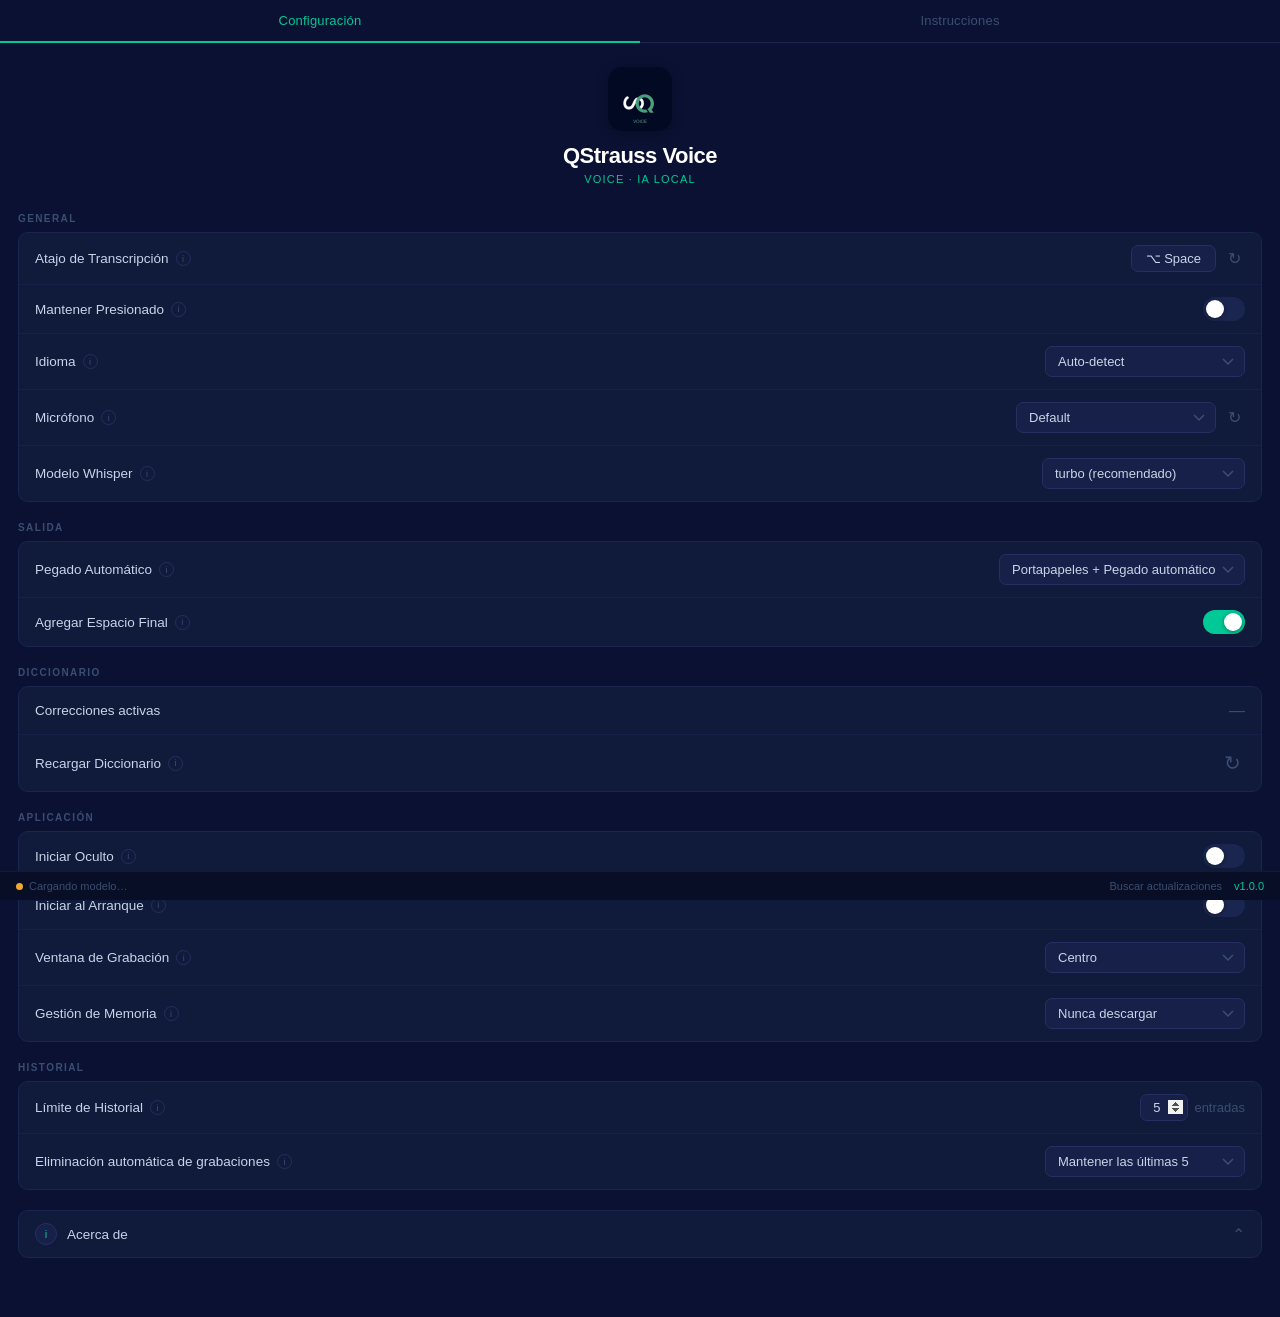
<file: resources/settings.html>
<!DOCTYPE html>
<html lang="es">
<head>
<meta charset="utf-8">
<meta name="viewport" content="width=device-width, initial-scale=1">
<style>
  /*
   * QStrauss Voice — Design System
   * Navy: #0b1133 (bg) / #101a3a (surface) / #162048 (card)
   * Accent: #00c896 (QStrauss teal-green — from qstrauss.com)
   * Text: #ffffff (primary) / #8a9dc0 (secondary) / #3a4e72 (muted)
   */

  * { margin: 0; padding: 0; box-sizing: border-box; }

  body {
    font-family: -apple-system, BlinkMacSystemFont, "SF Pro Text", "Segoe UI", "Helvetica Neue", sans-serif;
    background: #0b1133;
    color: #e8edf5;
    -webkit-user-select: none;
    cursor: default;
    overflow-y: auto;
  }

  /* ── Tabs ───────────────────────────────── */
  .tabs {
    display: flex;
    border-bottom: 1px solid #1a2650;
    position: sticky; top: 0;
    background: #0b1133;
    z-index: 10;
  }
  .tab {
    flex: 1;
    padding: 13px 0;
    text-align: center;
    font-size: 13px;
    font-weight: 500;
    color: #3a4e72;
    cursor: pointer;
    border-bottom: 2px solid transparent;
    margin-bottom: -1px;
    letter-spacing: 0.2px;
    transition: color .2s, border-color .2s;
  }
  .tab:hover { color: #8a9dc0; }
  .tab.active { color: #00c896; border-bottom-color: #00c896; }

  /* ── Logo ───────────────────────────────── */
  .logo {
    text-align: center;
    padding: 24px 0 8px;
  }
  .logo-text {
    font-size: 22px;
    font-weight: 700;
    color: #ffffff;
    letter-spacing: -0.5px;
  }
  .logo-sub {
    font-size: 11px;
    color: #00c896;
    margin-top: 4px;
    letter-spacing: 1.2px;
    text-transform: uppercase;
    font-weight: 500;
  }

  /* ── Content ────────────────────────────── */
  .page { display: none; padding: 0 18px 30px; }
  .page.active { display: block; }

  .section-title {
    color: #3a4e72;
    font-size: 10px;
    font-weight: 700;
    letter-spacing: 1.4px;
    text-transform: uppercase;
    padding: 20px 0 8px;
  }

  .card {
    background: #101a3a;
    border-radius: 10px;
    overflow: hidden;
    border: 1px solid #1a2650;
  }

  .row {
    display: flex;
    align-items: center;
    justify-content: space-between;
    padding: 12px 16px;
    border-bottom: 1px solid #162048;
    min-height: 48px;
  }
  .row:last-child { border-bottom: none; }

  .row-left {
    display: flex;
    align-items: center;
    gap: 7px;
    font-size: 13.5px;
    color: #c8d4e8;
  }

  .info-icon {
    display: inline-flex;
    align-items: center;
    justify-content: center;
    width: 15px; height: 15px;
    border-radius: 50%;
    border: 1px solid #253060;
    font-size: 9px;
    color: #3a4e72;
    cursor: help;
    flex-shrink: 0;
  }

  .row-right {
    display: flex;
    align-items: center;
    gap: 8px;
  }

  /* ── Toggle switch ──────────────────────── */
  .toggle {
    width: 42px; height: 24px;
    background: #1a2650;
    border-radius: 12px;
    position: relative;
    cursor: pointer;
    transition: background .25s;
    flex-shrink: 0;
  }
  .toggle.on { background: #00c896; }
  .toggle::after {
    content: '';
    width: 18px; height: 18px;
    background: #fff;
    border-radius: 50%;
    position: absolute;
    top: 3px; left: 3px;
    transition: transform .25s;
    box-shadow: 0 1px 4px rgba(0,0,0,.4);
  }
  .toggle.on::after { transform: translateX(18px); }

  /* ── Key capture button ─────────────────── */
  .key-btn {
    background: #162048;
    color: #c8d4e8;
    border: 1px solid #253060;
    border-radius: 7px;
    padding: 5px 14px;
    font-size: 13px;
    font-family: inherit;
    cursor: pointer;
    min-width: 50px;
    text-align: center;
    transition: border-color .2s, color .2s;
  }
  .key-btn:hover { border-color: #00c896; color: #00c896; }
  .key-btn.capturing {
    border-color: #00c896;
    color: #00c896;
    animation: pulse 1s infinite;
  }
  @keyframes pulse {
    0%, 100% { opacity: 1; }
    50% { opacity: .45; }
  }

  .reset-btn {
    background: none;
    border: none;
    color: #3a4e72;
    font-size: 16px;
    cursor: pointer;
    padding: 4px;
    transition: color .2s;
  }
  .reset-btn:hover { color: #00c896; }

  /* ── Select dropdown ────────────────────── */
  select {
    background: #162048;
    color: #c8d4e8;
    border: 1px solid #253060;
    border-radius: 7px;
    padding: 7px 28px 7px 12px;
    font-size: 13px;
    font-family: inherit;
    min-width: 200px;
    cursor: pointer;
    -webkit-appearance: none;
    appearance: none;
    background-image: url("data:image/svg+xml,%3Csvg xmlns='http://www.w3.org/2000/svg' width='12' height='8'%3E%3Cpath d='M1 1l5 5 5-5' stroke='%233a4e72' stroke-width='1.5' fill='none'/%3E%3C/svg%3E");
    background-repeat: no-repeat;
    background-position: right 10px center;
    transition: border-color .2s;
  }
  select:focus { outline: none; border-color: #00c896; }

  /* ── Instructions page ──────────────────── */
  .instructions {
    padding: 10px 0;
    line-height: 1.75;
    font-size: 13.5px;
    color: #6b82aa;
  }
  .instructions h3 {
    color: #c8d4e8;
    font-size: 12px;
    font-weight: 600;
    margin: 20px 0 6px;
    letter-spacing: 0.8px;
    text-transform: uppercase;
  }
  .instructions h3:first-child { margin-top: 6px; }
  .instructions code {
    background: #162048;
    padding: 2px 7px;
    border-radius: 4px;
    font-size: 12px;
    color: #00c896;
    border: 1px solid #1a2650;
  }
  .instructions ul {
    padding-left: 20px;
    margin: 4px 0;
  }
  .instructions li { margin: 3px 0; }

  /* ── Collapsible sections ─────────────────── */
  .collapsible-header {
    display: flex;
    align-items: center;
    gap: 10px;
    padding: 12px 16px;
    cursor: pointer;
    font-size: 13.5px;
    font-weight: 500;
    color: #c8d4e8;
  }
  .collapsible-header .chevron {
    margin-left: auto;
    font-size: 16px;
    color: #3a4e72;
    transition: transform .2s;
  }
  .collapsible-header.open .chevron { transform: rotate(180deg); }
  .collapsible-body {
    max-height: 0;
    overflow: hidden;
    transition: max-height .3s ease;
  }
  .collapsible-body.open { max-height: 600px; }
  .collapsible-icon {
    width: 22px; height: 22px;
    border-radius: 50%;
    background: #162048;
    border: 1px solid #253060;
    display: inline-flex;
    align-items: center;
    justify-content: center;
    font-size: 11px;
    color: #00c896;
    flex-shrink: 0;
  }

  /* ── Number stepper ─────────────────────── */
  .stepper {
    display: flex;
    align-items: center;
    gap: 6px;
  }
  .stepper input {
    width: 48px;
    background: #162048;
    border: 1px solid #253060;
    border-radius: 7px;
    color: #c8d4e8;
    text-align: center;
    padding: 5px 4px;
    font-size: 13px;
    font-family: inherit;
    -moz-appearance: textfield;
  }
  .stepper input::-webkit-inner-spin-button,
  .stepper input::-webkit-outer-spin-button { opacity: 1; }
  .stepper input:focus { outline: none; border-color: #00c896; }
  .stepper-label {
    font-size: 13px;
    color: #3a4e72;
  }

  /* ── Save button ────────────────────────── */
  .save-btn {
    background: #162048;
    color: #c8d4e8;
    border: 1px solid #253060;
    border-radius: 7px;
    padding: 6px 16px;
    font-size: 13px;
    font-family: inherit;
    cursor: pointer;
    transition: border-color .2s, color .2s;
  }
  .save-btn:hover { border-color: #00c896; color: #00c896; }

  /* ── Status indicator ───────────────────── */
  .status-dot {
    width: 7px; height: 7px;
    border-radius: 50%;
    display: inline-block;
    flex-shrink: 0;
  }
  .status-dot.green { background: #00c896; box-shadow: 0 0 6px rgba(0,200,150,.5); }
  .status-dot.yellow { background: #f0a830; }
  .status-dot.gray { background: #3a4e72; }

  /* ── Credits text ───────────────────────── */
  .credits-text {
    padding: 8px 16px 16px;
    font-size: 13px;
    color: #3a4e72;
    line-height: 1.65;
  }

  /* ── Footer status bar ──────────────────── */
  .footer-bar {
    position: sticky;
    bottom: 0;
    background: #070e26;
    border-top: 1px solid #101a3a;
    display: flex;
    align-items: center;
    justify-content: space-between;
    padding: 8px 16px;
    font-size: 11px;
    color: #3a4e72;
    z-index: 10;
  }
  .footer-bar-left {
    display: flex;
    align-items: center;
    gap: 6px;
  }
  .footer-bar-right {
    display: flex;
    align-items: center;
    gap: 12px;
  }
  .footer-bar a {
    color: #3a4e72;
    text-decoration: none;
    cursor: pointer;
    transition: color .2s;
  }
  .footer-bar a:hover { color: #00c896; }
  .footer-bar .version { color: #00c896; }
</style>
</head>
<body>

<!-- Tabs -->
<div class="tabs">
  <div class="tab active" onclick="switchTab('config')">Configuraci&oacute;n</div>
  <div class="tab" onclick="switchTab('help')">Instrucciones</div>
</div>

<!-- Logo -->
<div class="logo">
  <img src="icon_1024.png" alt="QStrauss Voice"
       style="width:64px; height:64px; border-radius:14px; margin-bottom:8px; box-shadow: 0 2px 12px rgba(0,0,0,.3);">
  <div class="logo-text">QStrauss Voice</div>
  <div class="logo-sub">Voice &middot; IA Local</div>
</div>

<!-- ═══ Configuration Page ═══ -->
<div class="page active" id="page-config">

  <div class="section-title">GENERAL</div>
  <div class="card">
    <div class="row">
      <div class="row-left">Atajo de Transcripci&oacute;n <span class="info-icon" title="Tecla para iniciar/detener la grabaci&oacute;n">i</span></div>
      <div class="row-right">
        <button class="key-btn" id="hotkey-btn" onclick="captureHotkey()">&#x2325; Space</button>
        <button class="reset-btn" onclick="resetHotkey()" title="Restaurar">&#x21bb;</button>
      </div>
    </div>
    <div class="row">
      <div class="row-left">Mantener Presionado <span class="info-icon" title="Mant&eacute;n presionado para grabar, suelta para transcribir">i</span></div>
      <div class="row-right">
        <div class="toggle" id="push-to-talk" onclick="toggleSwitch(this, 'push_to_talk')"></div>
      </div>
    </div>
    <div class="row">
      <div class="row-left">Idioma <span class="info-icon" title="Idioma para la transcripci&oacute;n">i</span></div>
      <div class="row-right">
        <select id="language" onchange="setSetting('language', this.value)">
          <option value="auto">Auto-detect</option>
          <option value="es">Espa&ntilde;ol</option>
          <option value="en">English</option>
        </select>
      </div>
    </div>
    <div class="row">
      <div class="row-left">Micr&oacute;fono <span class="info-icon" title="Dispositivo de entrada de audio">i</span></div>
      <div class="row-right">
        <select id="microphone" onchange="setSetting('microphone', this.value)">
          <option value="default">Default</option>
        </select>
        <button class="reset-btn" onclick="refreshMics()" title="Actualizar">&#x21bb;</button>
      </div>
    </div>
    <div class="row">
      <div class="row-left">Modelo Whisper <span class="info-icon" title="Modelo m&aacute;s grande = m&aacute;s preciso pero m&aacute;s lento">i</span></div>
      <div class="row-right">
        <select id="whisper-model" onchange="setSetting('whisper_model', this.value)">
          <option value="tiny">tiny (r&aacute;pido)</option>
          <option value="base">base</option>
          <option value="small">small (preciso)</option>
          <option value="medium">medium (muy preciso)</option>
          <option value="turbo" selected>turbo (recomendado)</option>
          <option value="large-v3">large-v3 (m&aacute;xima precisi&oacute;n)</option>
        </select>
      </div>
    </div>
  </div>

  <div class="section-title">SALIDA</div>
  <div class="card">
    <div class="row">
      <div class="row-left">Pegado Autom&aacute;tico <span class="info-icon" title="C&oacute;mo se inserta el texto transcrito">i</span></div>
      <div class="row-right">
        <select id="paste-mode" onchange="setSetting('paste_mode', this.value)">
          <option value="clipboard_paste">Portapapeles + Pegado autom&aacute;tico</option>
          <option value="clipboard_only">Solo portapapeles</option>
        </select>
      </div>
    </div>
    <div class="row">
      <div class="row-left">Agregar Espacio Final <span class="info-icon" title="A&ntilde;ade un espacio despu&eacute;s del texto transcrito">i</span></div>
      <div class="row-right">
        <div class="toggle on" id="trailing-space" onclick="toggleSwitch(this, 'trailing_space')"></div>
      </div>
    </div>
  </div>

  <div class="section-title">DICCIONARIO</div>
  <div class="card">
    <div class="row">
      <div class="row-left">Correcciones activas</div>
      <div class="row-right"><span id="dict-count" style="color:#3a4e72">&mdash;</span></div>
    </div>
    <div class="row">
      <div class="row-left">Recargar Diccionario <span class="info-icon" title="Recarga dictionary.json sin reiniciar">i</span></div>
      <div class="row-right">
        <button class="reset-btn" onclick="reloadDict()" title="Recargar" style="font-size:20px">&#x21bb;</button>
      </div>
    </div>
  </div>

  <div class="section-title">APLICACI&Oacute;N</div>
  <div class="card">
    <div class="row">
      <div class="row-left">Iniciar Oculto <span class="info-icon" title="Inicia la app sin mostrar esta ventana">i</span></div>
      <div class="row-right">
        <div class="toggle" id="start-hidden" onclick="toggleSwitch(this, 'start_hidden')"></div>
      </div>
    </div>
    <div class="row">
      <div class="row-left">Iniciar al Arranque <span class="info-icon" title="Abrir QStrauss Voice autom&aacute;ticamente al encender">i</span></div>
      <div class="row-right">
        <div class="toggle" id="launch-at-login" onclick="toggleSwitch(this, 'launch_at_login')"></div>
      </div>
    </div>
    <div class="row">
      <div class="row-left">Ventana de Grabaci&oacute;n <span class="info-icon" title="Posici&oacute;n del popup de grabaci&oacute;n en pantalla">i</span></div>
      <div class="row-right">
        <select id="overlay-position" onchange="setSetting('overlay_position', this.value)">
          <option value="center">Centro</option>
          <option value="top">Superior</option>
          <option value="bottom">Inferior</option>
        </select>
      </div>
    </div>
    <div class="row">
      <div class="row-left">Gesti&oacute;n de Memoria <span class="info-icon" title="Descargar modelo de la memoria tras inactividad">i</span></div>
      <div class="row-right">
        <select id="memory-mgmt" onchange="setSetting('memory_timeout', this.value)">
          <option value="0">Nunca descargar</option>
          <option value="120">Despu&eacute;s de 2 minutos</option>
          <option value="300">Despu&eacute;s de 5 minutos</option>
          <option value="600">Despu&eacute;s de 10 minutos</option>
        </select>
      </div>
    </div>
  </div>

  <div class="section-title">HISTORIAL</div>
  <div class="card">
    <div class="row">
      <div class="row-left">L&iacute;mite de Historial <span class="info-icon" title="N&uacute;mero m&aacute;ximo de transcripciones guardadas">i</span></div>
      <div class="row-right">
        <div class="stepper">
          <input type="number" id="history-limit" value="5" min="1" max="50" onchange="setSetting('history_limit', parseInt(this.value))">
          <span class="stepper-label">entradas</span>
        </div>
      </div>
    </div>
    <div class="row">
      <div class="row-left">Eliminaci&oacute;n autom&aacute;tica de grabaciones <span class="info-icon" title="Pol&iacute;tica de retenci&oacute;n del historial">i</span></div>
      <div class="row-right">
        <select id="history-retention" onchange="setSetting('history_retention', this.value)">
          <option value="keep_last">Mantener las &uacute;ltimas 5</option>
          <option value="keep_session">Solo sesi&oacute;n actual</option>
          <option value="keep_none">No guardar</option>
        </select>
      </div>
    </div>
  </div>

  <!-- Acerca de (collapsible) -->
  <div style="margin-top: 20px;">
    <div class="card">
      <div class="collapsible-header" onclick="toggleCollapsible(this)">
        <span class="collapsible-icon">i</span>
        Acerca de
        <span class="chevron">&#x2303;</span>
      </div>
      <div class="collapsible-body">
        <div class="section-title" style="padding-left:16px; padding-top:12px">ACERCA DE</div>
        <div style="padding: 0 0 4px;">
          <div class="row">
            <div class="row-left">Idioma de la aplicaci&oacute;n <span class="info-icon" title="Idioma de la interfaz">i</span></div>
            <div class="row-right">
              <select id="app-language" onchange="setSetting('app_language', this.value)">
                <option value="es">Espa&ntilde;ol (Spanish)</option>
                <option value="en">English</option>
              </select>
            </div>
          </div>
          <div class="row">
            <div class="row-left">Versi&oacute;n <span class="info-icon" title="Versi&oacute;n actual de QStrauss Voice">i</span></div>
            <div class="row-right"><span style="color:#3a4e72; font-family: 'SF Mono', monospace; font-size: 13px;">v1.0.0</span></div>
          </div>
        </div>

        <div class="section-title" style="padding-left:16px">RECONOCIMIENTOS</div>
        <div style="padding: 0 0 4px;">
          <div class="row" style="border-bottom:none; flex-direction: column; align-items: flex-start; gap: 6px;">
            <div class="row-left">Whisper &mdash; OpenAI <span class="info-icon" title="Modelo de reconocimiento de voz">i</span></div>
            <div class="credits-text" style="padding: 4px 0 0;">
              QStrauss Voice usa faster-whisper, una reimplementaci&oacute;n optimizada del modelo Whisper de OpenAI,
              para procesamiento de voz a texto r&aacute;pido y 100% local. Gracias al trabajo de Systran y la comunidad open-source.
            </div>
          </div>
        </div>
      </div>
    </div>
  </div>

</div>

<!-- ═══ Instructions Page ═══ -->
<div class="page" id="page-help">
  <div class="instructions">
    <h3>C&oacute;mo usar QStrauss Voice</h3>
    <ul>
      <li>Presiona el atajo (por defecto <code>Ctrl + Space</code> en Windows, <code>&#x2325; Space</code> en Mac)</li>
      <li>Habla normalmente &mdash; el audio se procesa 100% local</li>
      <li>Presiona el atajo de nuevo para detener y transcribir</li>
      <li>El texto se pega autom&aacute;ticamente donde tengas el cursor</li>
    </ul>

    <h3>Diccionario personalizado</h3>
    <p>Edita <code>dictionary.json</code> para agregar correcciones autom&aacute;ticas (ej: "work fron" &rarr; "Workfront") y hints que mejoran la precisi&oacute;n del modelo.</p>

    <h3>Privacidad</h3>
    <p>Todo el procesamiento es local. Tu audio <strong>nunca</strong> sale de tu computadora. Se usa el modelo Whisper de OpenAI corriendo directamente en tu CPU.</p>
  </div>
</div>

<!-- ═══ Footer status bar ═══ -->
<div class="footer-bar">
  <div class="footer-bar-left">
    <span class="status-dot yellow" id="model-dot"></span>
    <span id="model-status">Cargando modelo&hellip;</span>
  </div>
  <div class="footer-bar-right">
    <a onclick="checkUpdates()">Buscar actualizaciones</a>
    <span class="version">v1.0.0</span>
  </div>
</div>

<script>
  // ── Tab switching ──
  function switchTab(tab) {
    document.querySelectorAll('.tab').forEach((t, i) => {
      t.classList.toggle('active', (tab === 'config' && i === 0) || (tab === 'help' && i === 1));
    });
    document.getElementById('page-config').classList.toggle('active', tab === 'config');
    document.getElementById('page-help').classList.toggle('active', tab === 'help');
  }

  // ── Toggle switches ──
  function toggleSwitch(el, key) {
    el.classList.toggle('on');
    setSetting(key, el.classList.contains('on'));
  }

  // ── Bridge: Mac WKWebView or Windows pywebview ──
  function _bridge(data) {
    var json = JSON.stringify(data);
    if (window.webkit && window.webkit.messageHandlers && window.webkit.messageHandlers.settings) {
      window.webkit.messageHandlers.settings.postMessage(json);
    } else if (window.pywebview && window.pywebview.api) {
      window.pywebview.api.on_message(json);
    }
  }

  // ── Send setting to Python ──
  function setSetting(key, value) {
    _bridge({ action: 'set', key: key, value: value });
  }

  // ── Hotkey capture ──
  let capturing = false;
  function captureHotkey() {
    const btn = document.getElementById('hotkey-btn');
    if (capturing) return;
    capturing = true;
    btn.classList.add('capturing');
    btn.textContent = 'Presiona tecla…';
    document.addEventListener('keydown', function handler(e) {
      e.preventDefault();
      const key = e.key;
      if (!key || ['Control','Alt','Meta','Shift'].includes(key)) return;
      let parts = [], mod = null;
      if (e.ctrlKey)  { parts.push('Ctrl');  mod = 'ctrl'; }
      if (e.altKey)   { parts.push('⌥'); mod = mod || 'alt'; }
      if (e.metaKey)  { parts.push('⌘'); mod = mod || 'cmd'; }
      if (e.shiftKey) { parts.push('⇧'); mod = mod || 'shift'; }
      if (!mod) mod = 'ctrl';
      const keyName = key === ' ' ? 'space' : key.toLowerCase();
      parts.push(key === ' ' ? 'Space' : key.toUpperCase());
      const display = parts.join(' + ');
      btn.textContent = display;
      btn.classList.remove('capturing');
      capturing = false;
      document.removeEventListener('keydown', handler);
      _bridge({ action: 'set', key: 'hotkey_mod',     value: mod });
      _bridge({ action: 'set', key: 'hotkey_key',     value: keyName });
      _bridge({ action: 'set', key: 'hotkey_display', value: display });
    });
  }

  function resetHotkey() {
    var isWin = navigator.platform.indexOf('Win') >= 0;
    var display = isWin ? 'Ctrl + Space' : '⌥ Space';
    var mod     = isWin ? 'ctrl' : 'alt';
    document.getElementById('hotkey-btn').textContent = display;
    _bridge({ action: 'set', key: 'hotkey_mod',     value: mod });
    _bridge({ action: 'set', key: 'hotkey_key',     value: 'space' });
    _bridge({ action: 'set', key: 'hotkey_display', value: display });
  }

  function refreshMics() {
    _bridge({ action: 'refresh_mics' });
  }

  function reloadDict() {
    _bridge({ action: 'reload_dict' });
  }

  // ── Collapsible sections ──
  function toggleCollapsible(header) {
    header.classList.toggle('open');
    const body = header.nextElementSibling;
    body.classList.toggle('open');
  }

  // ── Check updates (placeholder) ──
  function checkUpdates() {
    alert('QStrauss Voice v1.0.0 — Ya tienes la versión más reciente.');
  }

  // ── Set toggle state helper ──
  function setToggle(id, value) {
    const el = document.getElementById(id);
    if (!el) return;
    if (value) el.classList.add('on');
    else el.classList.remove('on');
  }

  // ── Update model status in footer ──
  function updateModelStatus(status, label) {
    const dot = document.getElementById('model-dot');
    const text = document.getElementById('model-status');
    if (!dot || !text) return;
    dot.className = 'status-dot ' + status;
    text.textContent = label;
  }

  // ── Called from Python to load current settings ──
  function loadSettings(cfg) {
    setToggle('push-to-talk', cfg.push_to_talk);
    setToggle('trailing-space', cfg.trailing_space !== false);

    if (cfg.language) document.getElementById('language').value = cfg.language;
    if (cfg.whisper_model) document.getElementById('whisper-model').value = cfg.whisper_model;
    if (cfg.paste_mode) document.getElementById('paste-mode').value = cfg.paste_mode;
    if (cfg.hotkey_display) document.getElementById('hotkey-btn').textContent = cfg.hotkey_display;
    if (cfg.dict_count !== undefined) document.getElementById('dict-count').textContent = cfg.dict_count + ' correcciones';

    setToggle('start-hidden', cfg.start_hidden);
    setToggle('launch-at-login', cfg.launch_at_login);
    if (cfg.overlay_position) document.getElementById('overlay-position').value = cfg.overlay_position;
    if (cfg.memory_timeout !== undefined) document.getElementById('memory-mgmt').value = String(cfg.memory_timeout);

    if (cfg.history_limit) document.getElementById('history-limit').value = cfg.history_limit;
    if (cfg.history_retention) document.getElementById('history-retention').value = cfg.history_retention;

    if (cfg.app_language) document.getElementById('app-language').value = cfg.app_language;

    if (cfg.microphones) {
      const sel = document.getElementById('microphone');
      sel.innerHTML = '';
      cfg.microphones.forEach(function(m) {
        const opt = document.createElement('option');
        opt.value = m.id;
        opt.textContent = m.name;
        if (m.id === cfg.microphone) opt.selected = true;
        sel.appendChild(opt);
      });
    }

    if (cfg.model_ready) {
      updateModelStatus('green', cfg.model_label || 'Whisper (Local)');
    } else {
      updateModelStatus('yellow', 'Cargando modelo…');
    }
  }
</script>

</body>
</html>
</file>
